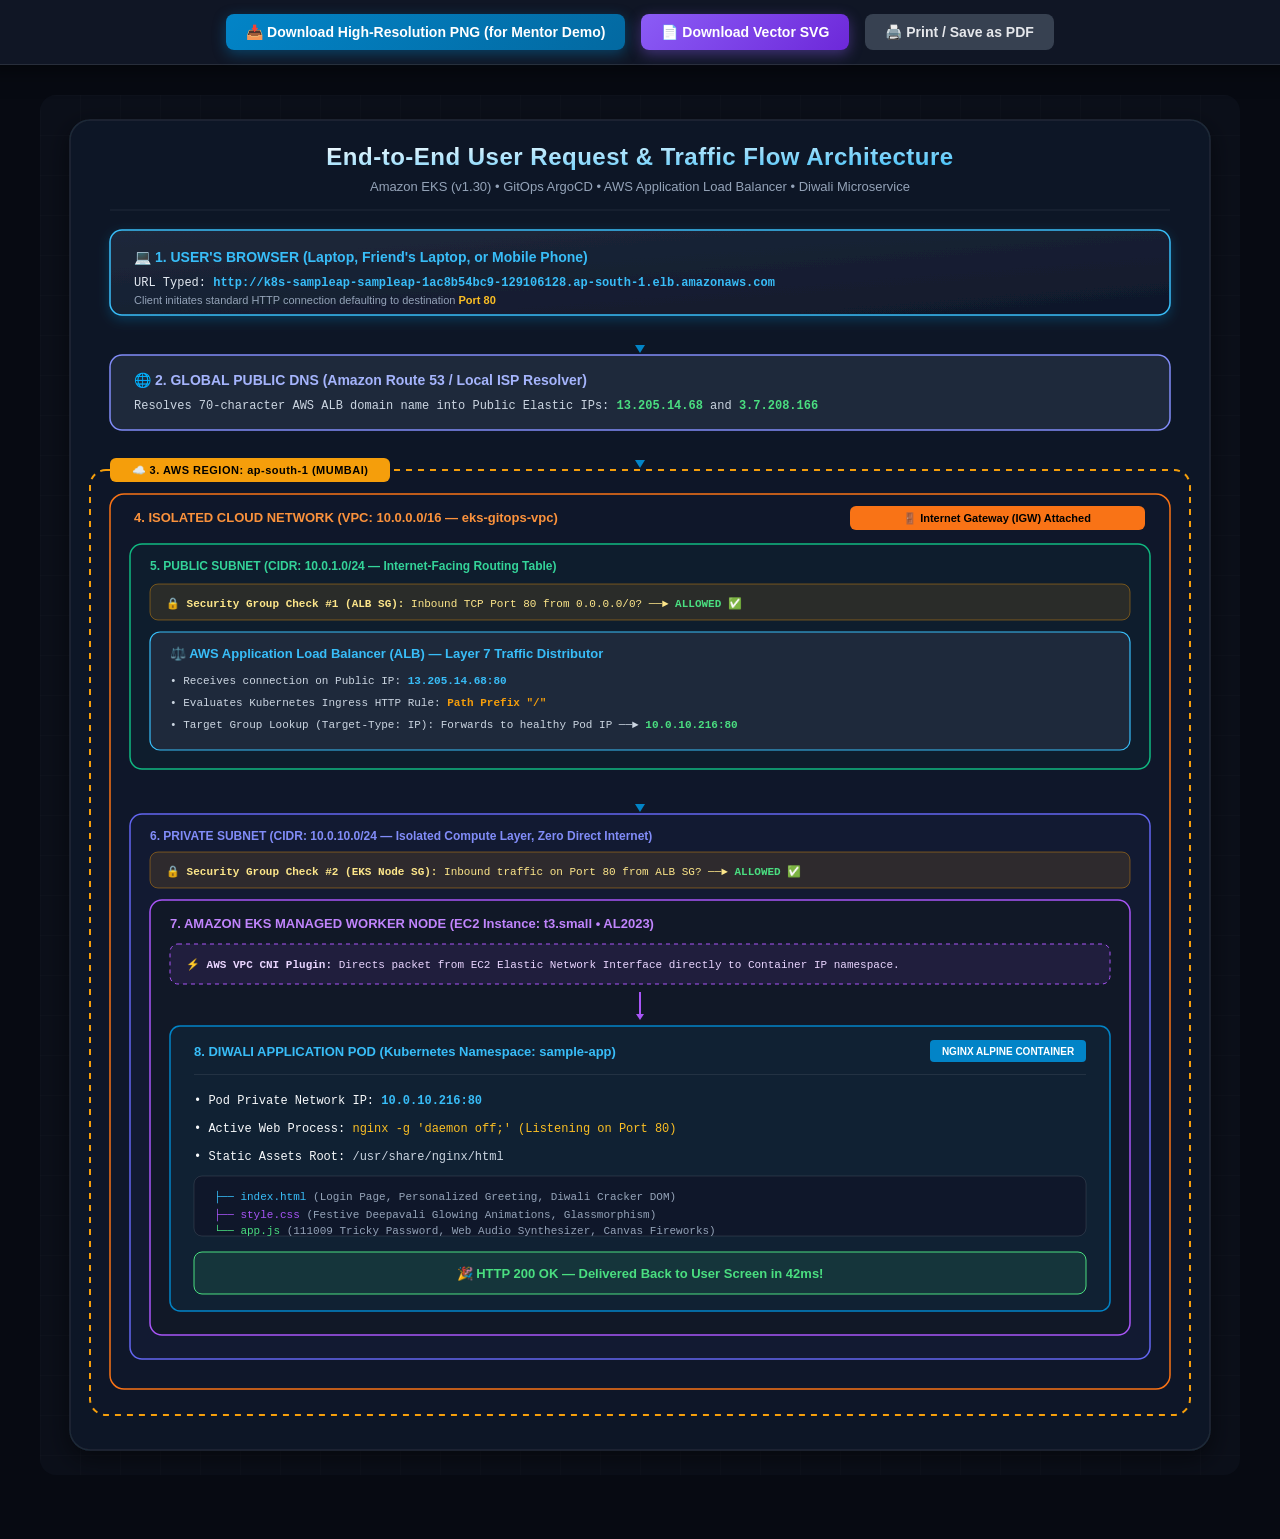
<file: architecture-diagram-viewer.html>
<!DOCTYPE html>
<html lang="en">
<head>
<meta charset="UTF-8">
<meta name="viewport" content="width=device-width, initial-scale=1.0">
<title>AWS EKS End-to-End Architecture Flow Diagram</title>
<style>
  body {
    background: #070a12;
    color: #fff;
    margin: 0;
    padding: 0;
    font-family: -apple-system, BlinkMacSystemFont, "Segoe UI", Roboto, sans-serif;
    display: flex;
    flex-direction: column;
    align-items: center;
  }
  .toolbar {
    position: sticky;
    top: 0;
    z-index: 100;
    width: 100%;
    background: rgba(17, 24, 39, 0.95);
    backdrop-filter: blur(12px);
    border-bottom: 1px solid rgba(255, 255, 255, 0.1);
    display: flex;
    justify-content: center;
    gap: 16px;
    padding: 14px 20px;
    box-shadow: 0 4px 20px rgba(0,0,0,0.5);
  }
  .btn {
    display: inline-flex;
    align-items: center;
    gap: 8px;
    font-size: 14px;
    font-weight: 700;
    padding: 10px 20px;
    border-radius: 8px;
    border: none;
    cursor: pointer;
    transition: all 0.2s ease;
    text-decoration: none;
  }
  .btn-png {
    background: linear-gradient(135deg, #0284c7 0%, #0369a1 100%);
    color: #fff;
    box-shadow: 0 4px 14px rgba(2, 132, 199, 0.4);
  }
  .btn-png:hover {
    transform: translateY(-2px);
    box-shadow: 0 6px 20px rgba(2, 132, 199, 0.6);
  }
  .btn-svg {
    background: linear-gradient(135deg, #8b5cf6 0%, #6d28d9 100%);
    color: #fff;
    box-shadow: 0 4px 14px rgba(139, 92, 246, 0.4);
  }
  .btn-svg:hover {
    transform: translateY(-2px);
    box-shadow: 0 6px 20px rgba(139, 92, 246, 0.6);
  }
  .btn-print {
    background: #374151;
    color: #e5e7eb;
  }
  .btn-print:hover {
    background: #4b5563;
  }
  .viewer {
    max-width: 1200px;
    width: 95%;
    margin: 30px auto 60px;
  }
  svg {
    width: 100%;
    height: auto;
    border-radius: 16px;
  }
</style>
</head>
<body>

<div class="toolbar">
  <button class="btn btn-png" onclick="downloadAsPNG()">📥 Download High-Resolution PNG (for Mentor Demo)</button>
  <button class="btn btn-svg" onclick="downloadAsSVG()">📄 Download Vector SVG</button>
  <button class="btn btn-print" onclick="window.print()">🖨️ Print / Save as PDF</button>
</div>

<div class="viewer" id="svg-container">
  <!-- INLINE SVG -->
  <svg id="architecture-svg" xmlns="http://www.w3.org/2000/svg" viewBox="0 0 1200 1380" width="1200" height="1380" style="background:#0b0f19; font-family:'Segoe UI', -apple-system, BlinkMacSystemFont, Roboto, sans-serif;">
    <defs>
      <linearGradient id="headerGrad" x1="0%" y1="0%" x2="100%" y2="100%">
        <stop offset="0%" stop-color="#ffffff"/>
        <stop offset="100%" stop-color="#38bdf8"/>
      </linearGradient>
      <linearGradient id="userGrad" x1="0%" y1="0%" x2="100%" y2="100%">
        <stop offset="0%" stop-color="#1e293b"/>
        <stop offset="100%" stop-color="#0f172a"/>
      </linearGradient>
      <linearGradient id="arrowGrad" x1="0%" y1="0%" x2="0%" y2="100%">
        <stop offset="0%" stop-color="#38bdf8"/>
        <stop offset="100%" stop-color="#0284c7"/>
      </linearGradient>
      <filter id="glowCyan" x="-20%" y="-20%" width="140%" height="140%">
        <feDropShadow dx="0" dy="4" stdDeviation="6" flood-color="#0284c7" flood-opacity="0.3"/>
      </filter>
      <filter id="cardShadow" x="-10%" y="-10%" width="120%" height="120%">
        <feDropShadow dx="0" dy="8" stdDeviation="12" flood-color="#000000" flood-opacity="0.5"/>
      </filter>
    </defs>

    <pattern id="grid" width="40" height="40" patternUnits="userSpaceOnUse">
      <path d="M 40 0 L 0 0 0 40" fill="none" stroke="rgba(255,255,255,0.02)" stroke-width="1"/>
    </pattern>
    <rect width="100%" height="100%" fill="url(#grid)" />

    <rect x="30" y="25" width="1140" height="1330" rx="20" fill="#111827" stroke="#1f2937" stroke-width="1.5" filter="url(#cardShadow)"/>

    <text x="600" y="70" text-anchor="middle" font-size="24" font-weight="800" fill="url(#headerGrad)" letter-spacing="0.5">End-to-End User Request &amp; Traffic Flow Architecture</text>
    <text x="600" y="96" text-anchor="middle" font-size="13" font-weight="500" fill="#94a3b8">Amazon EKS (v1.30) • GitOps ArgoCD • AWS Application Load Balancer • Diwali Microservice</text>
    <line x1="70" y1="115" x2="1130" y2="115" stroke="rgba(255,255,255,0.08)" stroke-width="1"/>

    <!-- 1. USER BROWSER -->
    <g transform="translate(70, 135)">
      <rect width="1060" height="85" rx="12" fill="url(#userGrad)" stroke="#38bdf8" stroke-width="1.5" filter="url(#glowCyan)"/>
      <text x="24" y="32" font-size="14" font-weight="700" fill="#38bdf8">💻 1. USER'S BROWSER (Laptop, Friend's Laptop, or Mobile Phone)</text>
      <text x="24" y="56" font-size="12" font-family="'JetBrains Mono', Consolas, monospace" fill="#e2e8f0">
        URL Typed: <tspan fill="#38bdf8" font-weight="700">http://k8s-sampleap-sampleap-1ac8b54bc9-129106128.ap-south-1.elb.amazonaws.com</tspan>
      </text>
      <text x="24" y="74" font-size="11" font-weight="500" fill="#94a3b8">Client initiates standard HTTP connection defaulting to destination <tspan fill="#fbbf24" font-weight="700">Port 80</tspan></text>
    </g>

    <line x1="600" y1="220" x2="600" y2="250" stroke="url(#arrowGrad)" stroke-width="2.5"/>
    <polygon points="595,250 605,250 600,258" fill="#0284c7"/>

    <!-- 2. DNS -->
    <g transform="translate(70, 260)">
      <rect width="1060" height="75" rx="12" fill="#1e293b" stroke="#818cf8" stroke-width="1.5"/>
      <text x="24" y="30" font-size="14" font-weight="700" fill="#a5b4fc">🌐 2. GLOBAL PUBLIC DNS (Amazon Route 53 / Local ISP Resolver)</text>
      <text x="24" y="54" font-size="12" font-family="'JetBrains Mono', Consolas, monospace" fill="#cbd5e1">
        Resolves 70-character AWS ALB domain name into Public Elastic IPs: <tspan fill="#4ade80" font-weight="700">13.205.14.68</tspan> and <tspan fill="#4ade80" font-weight="700">3.7.208.166</tspan>
      </text>
    </g>

    <line x1="600" y1="335" x2="600" y2="365" stroke="url(#arrowGrad)" stroke-width="2.5"/>
    <polygon points="595,365 605,365 600,373" fill="#0284c7"/>

    <!-- 3. AWS REGION -->
    <g transform="translate(50, 375)">
      <rect width="1100" height="945" rx="16" fill="rgba(15, 23, 42, 0.6)" stroke="#f59e0b" stroke-width="2" stroke-dasharray="6,6"/>
      <rect x="20" y="-12" width="280" height="24" rx="6" fill="#f59e0b"/>
      <text x="160" y="4" text-anchor="middle" font-size="11" font-weight="800" fill="#000000" letter-spacing="0.5">☁️ 3. AWS REGION: ap-south-1 (MUMBAI)</text>

      <!-- 4. VPC -->
      <g transform="translate(20, 24)">
        <rect width="1060" height="895" rx="14" fill="#0f172a" stroke="#f97316" stroke-width="1.5"/>
        <text x="24" y="28" font-size="13" font-weight="700" fill="#fb923c">4. ISOLATED CLOUD NETWORK (VPC: 10.0.0.0/16 — eks-gitops-vpc)</text>
        <rect x="740" y="12" width="295" height="24" rx="6" fill="#f97316"/>
        <text x="887" y="28" text-anchor="middle" font-size="11" font-weight="700" fill="#000000">🚪 Internet Gateway (IGW) Attached</text>

        <!-- 5. PUBLIC SUBNET -->
        <g transform="translate(20, 50)">
          <rect width="1020" height="225" rx="12" fill="rgba(16, 185, 129, 0.04)" stroke="#10b981" stroke-width="1.5"/>
          <text x="20" y="26" font-size="12" font-weight="800" fill="#34d399">5. PUBLIC SUBNET (CIDR: 10.0.1.0/24 — Internet-Facing Routing Table)</text>

          <rect x="20" y="40" width="980" height="36" rx="8" fill="rgba(245, 158, 11, 0.12)" stroke="rgba(245, 158, 11, 0.4)"/>
          <text x="36" y="63" font-size="11" font-family="'JetBrains Mono', monospace" fill="#fde68a">
            🔒 <tspan font-weight="700">Security Group Check #1 (ALB SG):</tspan> Inbound TCP Port 80 from 0.0.0.0/0? ──► <tspan fill="#4ade80" font-weight="800">ALLOWED ✅</tspan>
          </text>

          <g transform="translate(20, 88)">
            <rect width="980" height="118" rx="10" fill="#1e293b" stroke="#38bdf8" stroke-width="1.2"/>
            <text x="20" y="26" font-size="13" font-weight="700" fill="#38bdf8">⚖️ AWS Application Load Balancer (ALB) — Layer 7 Traffic Distributor</text>
            <text x="20" y="52" font-size="11" font-family="'JetBrains Mono', monospace" fill="#cbd5e1">
              • Receives connection on Public IP: <tspan fill="#38bdf8" font-weight="700">13.205.14.68:80</tspan>
            </text>
            <text x="20" y="74" font-size="11" font-family="'JetBrains Mono', monospace" fill="#cbd5e1">
              • Evaluates Kubernetes Ingress HTTP Rule: <tspan fill="#f59e0b" font-weight="700">Path Prefix "/"</tspan>
            </text>
            <text x="20" y="96" font-size="11" font-family="'JetBrains Mono', monospace" fill="#cbd5e1">
              • Target Group Lookup (Target-Type: IP): Forwards to healthy Pod IP ──► <tspan fill="#4ade80" font-weight="800">10.0.10.216:80</tspan>
            </text>
          </g>
        </g>

        <line x1="530" y1="285" x2="530" y2="310" stroke="url(#arrowGrad)" stroke-width="2.5"/>
        <polygon points="525,310 535,310 530,318" fill="#0284c7"/>

        <!-- 6. PRIVATE SUBNET -->
        <g transform="translate(20, 320)">
          <rect width="1020" height="545" rx="12" fill="rgba(99, 102, 241, 0.04)" stroke="#6366f1" stroke-width="1.5"/>
          <text x="20" y="26" font-size="12" font-weight="800" fill="#818cf8">6. PRIVATE SUBNET (CIDR: 10.0.10.0/24 — Isolated Compute Layer, Zero Direct Internet)</text>

          <rect x="20" y="38" width="980" height="36" rx="8" fill="rgba(245, 158, 11, 0.12)" stroke="rgba(245, 158, 11, 0.4)"/>
          <text x="36" y="61" font-size="11" font-family="'JetBrains Mono', monospace" fill="#fde68a">
            🔒 <tspan font-weight="700">Security Group Check #2 (EKS Node SG):</tspan> Inbound traffic on Port 80 from ALB SG? ──► <tspan fill="#4ade80" font-weight="800">ALLOWED ✅</tspan>
          </text>

          <!-- 7. WORKER NODE -->
          <g transform="translate(20, 86)">
            <rect width="980" height="435" rx="12" fill="#111827" stroke="#a855f7" stroke-width="1.5"/>
            <text x="20" y="28" font-size="13" font-weight="700" fill="#c084fc">7. AMAZON EKS MANAGED WORKER NODE (EC2 Instance: t3.small • AL2023)</text>
            
            <rect x="20" y="44" width="940" height="40" rx="8" fill="rgba(168, 85, 247, 0.1)" stroke="#a855f7" stroke-dasharray="4,4"/>
            <text x="36" y="68" font-size="11" font-family="'JetBrains Mono', monospace" fill="#e9d5ff">
              ⚡ <tspan font-weight="700">AWS VPC CNI Plugin:</tspan> Directs packet from EC2 Elastic Network Interface directly to Container IP namespace.
            </text>

            <line x1="490" y1="92" x2="490" y2="114" stroke="#a855f7" stroke-width="2"/>
            <polygon points="486,114 494,114 490,120" fill="#a855f7"/>

            <!-- 8. POD CONTAINER -->
            <g transform="translate(20, 126)">
              <rect width="940" height="285" rx="10" fill="rgba(14, 165, 233, 0.06)" stroke="#0284c7" stroke-width="1.5"/>
              <text x="24" y="30" font-size="13" font-weight="700" fill="#38bdf8">8. DIWALI APPLICATION POD (Kubernetes Namespace: sample-app)</text>
              <rect x="760" y="14" width="156" height="22" rx="4" fill="#0284c7"/>
              <text x="838" y="29" text-anchor="middle" font-size="10" font-weight="800" fill="#ffffff">NGINX ALPINE CONTAINER</text>

              <rect x="24" y="48" width="892" height="1" fill="rgba(255,255,255,0.08)"/>

              <text x="24" y="78" font-size="12" font-family="'JetBrains Mono', monospace" fill="#f8fafc">
                • Pod Private Network IP: <tspan fill="#38bdf8" font-weight="700">10.0.10.216:80</tspan>
              </text>
              <text x="24" y="106" font-size="12" font-family="'JetBrains Mono', monospace" fill="#f8fafc">
                • Active Web Process: <tspan fill="#fbbf24">nginx -g 'daemon off;' (Listening on Port 80)</tspan>
              </text>
              <text x="24" y="134" font-size="12" font-family="'JetBrains Mono', monospace" fill="#f8fafc">
                • Static Assets Root: <tspan fill="#cbd5e1">/usr/share/nginx/html</tspan>
              </text>
              
              <g transform="translate(24, 150)">
                <rect width="892" height="60" rx="8" fill="#0f172a" stroke="rgba(255,255,255,0.1)"/>
                <text x="20" y="24" font-size="11" font-family="'JetBrains Mono', monospace" fill="#38bdf8">├── index.html  <tspan fill="#94a3b8">(Login Page, Personalized Greeting, Diwali Cracker DOM)</tspan></text>
                <text x="20" y="42" font-size="11" font-family="'JetBrains Mono', monospace" fill="#a855f7">├── style.css   <tspan fill="#94a3b8">(Festive Deepavali Glowing Animations, Glassmorphism)</tspan></text>
                <text x="20" y="58" font-size="11" font-family="'JetBrains Mono', monospace" fill="#4ade80">└── app.js      <tspan fill="#94a3b8">(111009 Tricky Password, Web Audio Synthesizer, Canvas Fireworks)</tspan></text>
              </g>

              <rect x="24" y="226" width="892" height="42" rx="8" fill="rgba(74, 222, 128, 0.1)" stroke="#4ade80"/>
              <text x="470" y="252" text-anchor="middle" font-size="13" font-weight="800" fill="#4ade80">
                🎉 HTTP 200 OK — Delivered Back to User Screen in 42ms!
              </text>
            </g>
          </g>
        </g>
      </g>
    </g>
  </svg>
</div>

<script>
function downloadAsPNG() {
  const svg = document.getElementById('architecture-svg');
  const svgData = new XMLSerializer().serializeToString(svg);
  const canvas = document.createElement('canvas');
  const ctx = canvas.getContext('2d');
  
  // High resolution scale (2400 x 2760 for 4K clarity)
  canvas.width = 2400;
  canvas.height = 2760;

  const img = new Image();
  const svgBlob = new Blob([svgData], { type: 'image/svg+xml;charset=utf-8' });
  const url = URL.createObjectURL(svgBlob);

  img.onload = function() {
    ctx.fillStyle = '#0b0f19';
    ctx.fillRect(0, 0, canvas.width, canvas.height);
    ctx.drawImage(img, 0, 0, canvas.width, canvas.height);
    URL.revokeObjectURL(url);

    const a = document.createElement('a');
    a.download = 'AWS-EKS-End-to-End-Architecture.png';
    a.href = canvas.toDataURL('image/png', 1.0);
    document.body.appendChild(a);
    a.click();
    document.body.removeChild(a);
  };
  img.src = url;
}

function downloadAsSVG() {
  const svg = document.getElementById('architecture-svg');
  const svgData = new XMLSerializer().serializeToString(svg);
  const blob = new Blob([svgData], { type: 'image/svg+xml;charset=utf-8' });
  const a = document.createElement('a');
  a.download = 'AWS-EKS-End-to-End-Architecture.svg';
  a.href = URL.createObjectURL(blob);
  document.body.appendChild(a);
  a.click();
  document.body.removeChild(a);
}
</script>

</body>
</html>
</file>
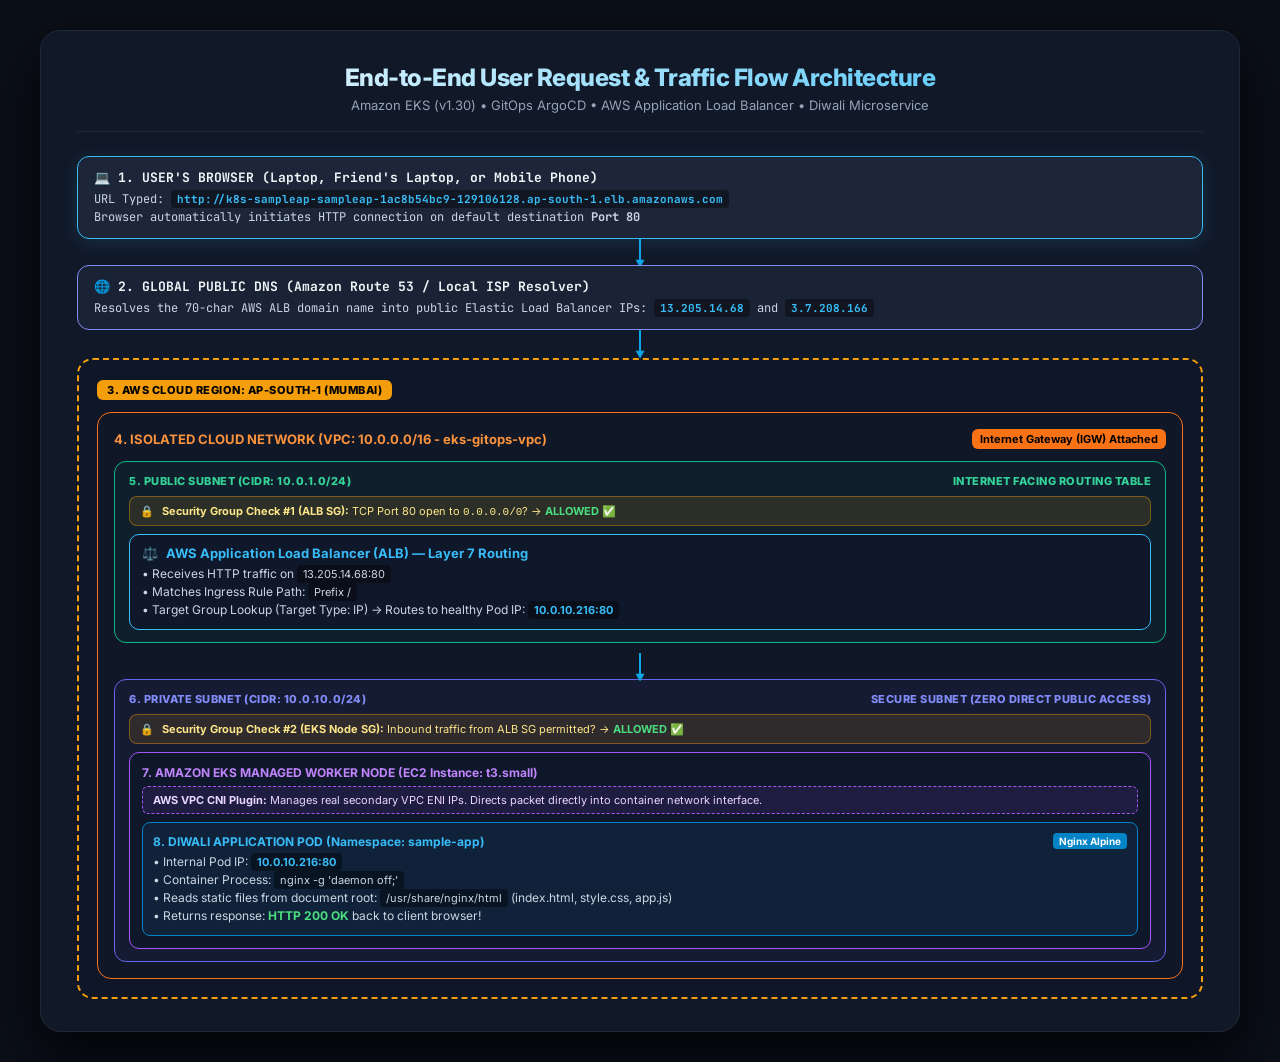
<file: architecture.html>
<!DOCTYPE html>
<html lang="en">
<head>
<meta charset="UTF-8">
<title>AWS EKS End-to-End Architecture Flow</title>
<style>
  @import url('https://fonts.googleapis.com/css2?family=JetBrains+Mono:wght@400;600;700&family=Inter:wght@400;600;700;800&display=swap');
  
  * { box-sizing: border-box; margin: 0; padding: 0; }
  body {
    background: #0b0f19;
    color: #f1f5f9;
    font-family: 'Inter', -apple-system, sans-serif;
    padding: 30px;
    display: flex;
    justify-content: center;
    align-items: center;
    min-height: 100vh;
  }
  .canvas {
    width: 1200px;
    background: #111827;
    border: 1px solid #1f2937;
    border-radius: 20px;
    padding: 32px 36px;
    box-shadow: 0 25px 60px rgba(0,0,0,0.8);
  }
  .title-header {
    text-align: center;
    margin-bottom: 24px;
    border-bottom: 1px solid rgba(255,255,255,0.08);
    padding-bottom: 18px;
  }
  .title-header h1 {
    font-size: 24px;
    font-weight: 800;
    letter-spacing: -0.5px;
    background: linear-gradient(135deg, #fff 0%, #38bdf8 100%);
    -webkit-background-clip: text;
    -webkit-text-fill-color: transparent;
  }
  .title-header p {
    color: #94a3b8;
    font-size: 13px;
    margin-top: 5px;
  }
  .box {
    border-radius: 12px;
    padding: 12px 16px;
    position: relative;
    font-family: 'JetBrains Mono', monospace;
  }
  .box-title {
    font-size: 13px;
    font-weight: 700;
    display: flex;
    align-items: center;
    gap: 8px;
    margin-bottom: 4px;
  }
  .box-sub {
    font-size: 12px;
    color: #cbd5e1;
    line-height: 1.5;
  }
  .arrow {
    display: flex;
    justify-content: center;
    align-items: center;
    height: 26px;
    position: relative;
  }
  .arrow::before {
    content: '';
    width: 2px;
    height: 100%;
    background: #0ea5e9;
  }
  .arrow::after {
    content: '▼';
    position: absolute;
    bottom: -4px;
    font-size: 10px;
    color: #0ea5e9;
  }
  .user-box {
    background: rgba(30, 41, 59, 0.85);
    border: 1.5px solid #38bdf8;
    box-shadow: 0 4px 20px rgba(56, 189, 248, 0.15);
  }
  .dns-box {
    background: rgba(30, 41, 59, 0.7);
    border: 1.5px solid #818cf8;
  }
  .region-wrapper {
    background: rgba(15, 23, 42, 0.6);
    border: 2px dashed #f59e0b;
    border-radius: 16px;
    padding: 18px;
    margin-top: 2px;
  }
  .region-badge {
    display: inline-block;
    background: #f59e0b;
    color: #000;
    font-weight: 800;
    font-size: 11px;
    padding: 3px 10px;
    border-radius: 6px;
    margin-bottom: 12px;
    text-transform: uppercase;
    letter-spacing: 0.5px;
  }
  .vpc-wrapper {
    background: rgba(17, 24, 39, 0.9);
    border: 1.5px solid #f97316;
    border-radius: 14px;
    padding: 16px;
  }
  .vpc-header {
    display: flex;
    justify-content: space-between;
    align-items: center;
    margin-bottom: 12px;
  }
  .vpc-title {
    font-size: 13px;
    font-weight: 700;
    color: #fb923c;
  }
  .igw-badge {
    background: #f97316;
    color: #000;
    font-size: 11px;
    font-weight: 700;
    padding: 3px 8px;
    border-radius: 6px;
  }
  .subnet-wrapper {
    border-radius: 12px;
    padding: 12px 14px;
    margin-bottom: 10px;
  }
  .public-subnet {
    background: rgba(16, 185, 129, 0.05);
    border: 1.5px solid #10b981;
  }
  .private-subnet {
    background: rgba(99, 102, 241, 0.05);
    border: 1.5px solid #6366f1;
    margin-bottom: 0;
  }
  .subnet-tag {
    font-size: 11px;
    font-weight: 800;
    text-transform: uppercase;
    letter-spacing: 0.5px;
    margin-bottom: 8px;
    display: flex;
    justify-content: space-between;
    align-items: center;
  }
  .public-tag { color: #34d399; }
  .private-tag { color: #818cf8; }
  .sec-check {
    background: rgba(245, 158, 11, 0.12);
    border: 1px solid rgba(245, 158, 11, 0.4);
    border-radius: 8px;
    padding: 7px 10px;
    font-size: 11px;
    color: #fde68a;
    margin-bottom: 8px;
    display: flex;
    align-items: center;
    gap: 8px;
  }
  .alb-box {
    background: #0f172a;
    border: 1.5px solid #38bdf8;
    border-radius: 10px;
    padding: 10px 12px;
  }
  .node-wrapper {
    background: #0f172a;
    border: 1.5px solid #a855f7;
    border-radius: 10px;
    padding: 12px;
  }
  .node-title {
    font-size: 12px;
    font-weight: 700;
    color: #c084fc;
    margin-bottom: 6px;
  }
  .cni-box {
    background: rgba(168, 85, 247, 0.1);
    border: 1px dashed #a855f7;
    border-radius: 6px;
    padding: 6px 10px;
    font-size: 11px;
    color: #e9d5ff;
    margin-bottom: 8px;
  }
  .pod-box {
    background: rgba(14, 165, 233, 0.08);
    border: 1.5px solid #0284c7;
    border-radius: 8px;
    padding: 10px;
  }
  .pod-title {
    font-size: 12px;
    font-weight: 700;
    color: #38bdf8;
    margin-bottom: 4px;
    display: flex;
    justify-content: space-between;
    align-items: center;
  }
  .nginx-badge {
    background: #0284c7;
    color: #fff;
    padding: 2px 6px;
    border-radius: 4px;
    font-size: 10px;
    font-weight: 700;
  }
  .highlight {
    color: #38bdf8;
    font-weight: 700;
  }
  .code {
    background: rgba(0,0,0,0.4);
    padding: 2px 6px;
    border-radius: 4px;
    font-size: 11px;
  }
</style>
</head>
<body>
<div class="canvas">
  <div class="title-header">
    <h1>End-to-End User Request &amp; Traffic Flow Architecture</h1>
    <p>Amazon EKS (v1.30) &bull; GitOps ArgoCD &bull; AWS Application Load Balancer &bull; Diwali Microservice</p>
  </div>

  <!-- 1. Browser -->
  <div class="box user-box">
    <div class="box-title"><span>💻</span> 1. USER'S BROWSER (Laptop, Friend's Laptop, or Mobile Phone)</div>
    <div class="box-sub">
      URL Typed: <span class="code highlight">http://k8s-sampleap-sampleap-1ac8b54bc9-129106128.ap-south-1.elb.amazonaws.com</span><br>
      Browser automatically initiates HTTP connection on default destination <strong>Port 80</strong>
    </div>
  </div>

  <div class="arrow"></div>

  <!-- 2. DNS -->
  <div class="box dns-box">
    <div class="box-title"><span>🌐</span> 2. GLOBAL PUBLIC DNS (Amazon Route 53 / Local ISP Resolver)</div>
    <div class="box-sub">
      Resolves the 70-char AWS ALB domain name into public Elastic Load Balancer IPs: 
      <span class="code highlight">13.205.14.68</span> and <span class="code highlight">3.7.208.166</span>
    </div>
  </div>

  <div class="arrow"></div>

  <!-- 3. AWS Region -->
  <div class="region-wrapper">
    <div class="region-badge">3. AWS Cloud Region: ap-south-1 (Mumbai)</div>

    <!-- 4. VPC -->
    <div class="vpc-wrapper">
      <div class="vpc-header">
        <span class="vpc-title">4. ISOLATED CLOUD NETWORK (VPC: 10.0.0.0/16 - eks-gitops-vpc)</span>
        <span class="igw-badge">Internet Gateway (IGW) Attached</span>
      </div>

      <!-- 5. Public Subnet -->
      <div class="subnet-wrapper public-subnet">
        <div class="subnet-tag public-tag">
          <span>5. PUBLIC SUBNET (CIDR: 10.0.1.0/24)</span>
          <span>Internet Facing Routing Table</span>
        </div>

        <div class="sec-check">
          <span>🔒</span>
          <span><strong>Security Group Check #1 (ALB SG):</strong> TCP Port 80 open to <code>0.0.0.0/0</code>? &rarr; <strong style="color:#4ade80;">ALLOWED ✅</strong></span>
        </div>

        <div class="alb-box">
          <div class="box-title" style="color:#38bdf8;"><span>⚖️</span> AWS Application Load Balancer (ALB) — Layer 7 Routing</div>
          <div class="box-sub">
            &bull; Receives HTTP traffic on <span class="code">13.205.14.68:80</span><br>
            &bull; Matches Ingress Rule Path: <span class="code">Prefix /</span><br>
            &bull; Target Group Lookup (Target Type: IP) &rarr; Routes to healthy Pod IP: <span class="code highlight">10.0.10.216:80</span>
          </div>
        </div>
      </div>

      <div class="arrow"></div>

      <!-- 6. Private Subnet -->
      <div class="subnet-wrapper private-subnet">
        <div class="subnet-tag private-tag">
          <span>6. PRIVATE SUBNET (CIDR: 10.0.10.0/24)</span>
          <span>Secure Subnet (Zero Direct Public Access)</span>
        </div>

        <div class="sec-check">
          <span>🔒</span>
          <span><strong>Security Group Check #2 (EKS Node SG):</strong> Inbound traffic from ALB SG permitted? &rarr; <strong style="color:#4ade80;">ALLOWED ✅</strong></span>
        </div>

        <!-- 7. Node -->
        <div class="node-wrapper">
          <div class="node-title">7. AMAZON EKS MANAGED WORKER NODE (EC2 Instance: t3.small)</div>
          
          <div class="cni-box">
            <strong>AWS VPC CNI Plugin:</strong> Manages real secondary VPC ENI IPs. Directs packet directly into container network interface.
          </div>

          <!-- 8. Pod -->
          <div class="pod-box">
            <div class="pod-title">
              <span>8. DIWALI APPLICATION POD (Namespace: sample-app)</span>
              <span class="nginx-badge">Nginx Alpine</span>
            </div>
            <div class="box-sub">
              &bull; Internal Pod IP: <span class="code highlight">10.0.10.216:80</span><br>
              &bull; Container Process: <span class="code">nginx -g 'daemon off;'</span><br>
              &bull; Reads static files from document root: <span class="code">/usr/share/nginx/html</span> (index.html, style.css, app.js)<br>
              &bull; Returns response: <strong style="color:#4ade80;">HTTP 200 OK</strong> back to client browser!
            </div>
          </div>
        </div>
      </div>

    </div>
  </div>

</div>
</body>
</html>
</file>
